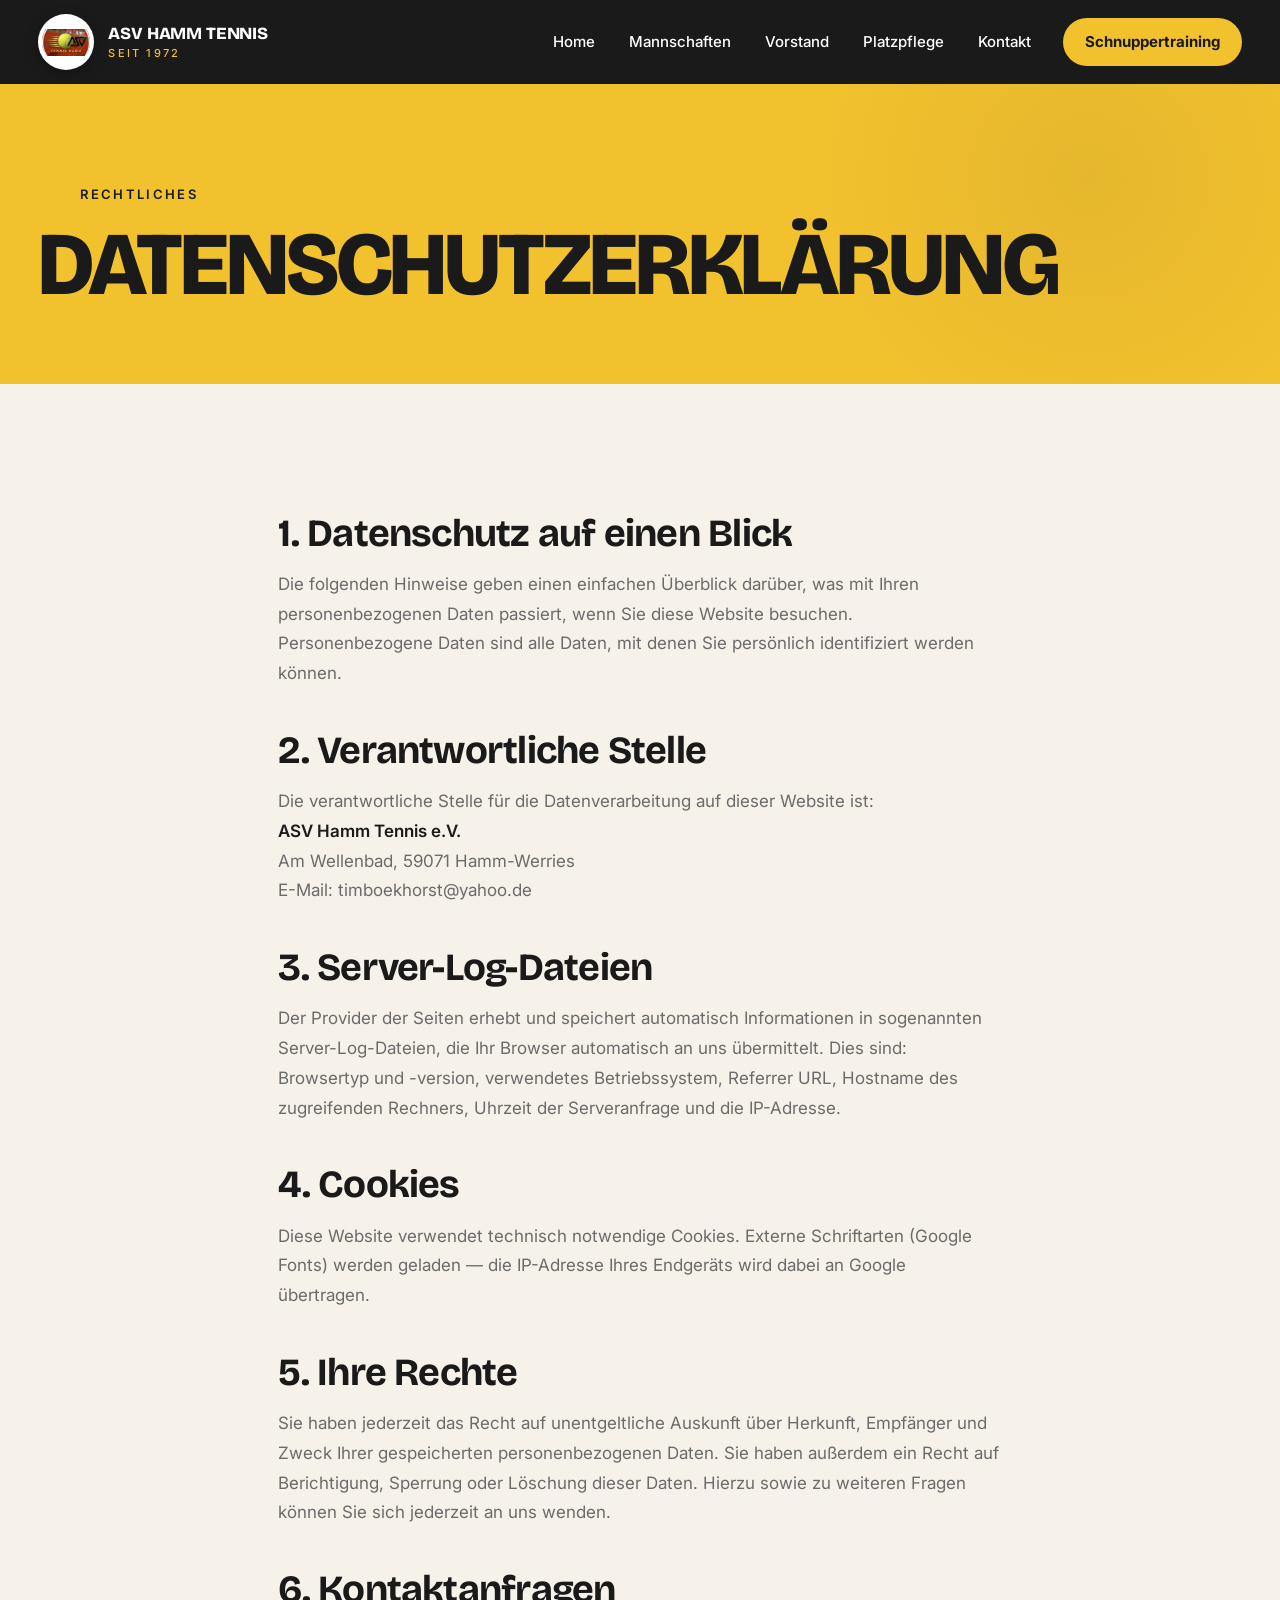
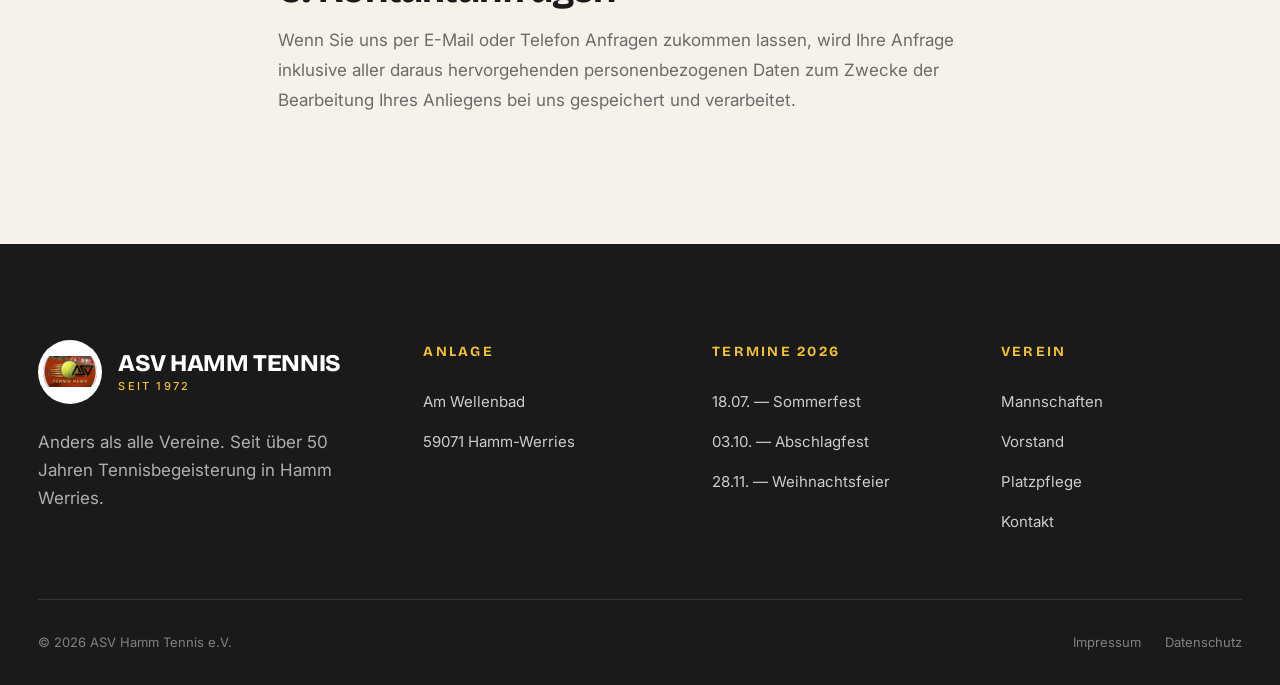
<file: datenschutz.html>
<!DOCTYPE html>
<html lang="de">
<head>
  <meta charset="UTF-8">
  <meta name="viewport" content="width=device-width, initial-scale=1.0">
  <title>Datenschutz — ASV Hamm Tennis</title>
  <link rel="preconnect" href="https://fonts.googleapis.com">
  <link rel="preconnect" href="https://fonts.gstatic.com" crossorigin>
  <link href="https://fonts.googleapis.com/css2?family=Bricolage+Grotesque:opsz,wght@12..96,700;12..96,800&family=Inter:wght@400;500;600;700&display=swap" rel="stylesheet">
  <link rel="stylesheet" href="assets/styles.css?v=3">
</head>
<body>

  <header class="nav">
    <div class="container nav__inner">
      <a href="index.html" class="nav__brand">
        <span class="nav__logo"><img src="Bilder/Logo.avif" alt="ASV Hamm Tennis Logo"></span>
        <span class="nav__brand-text">ASV Hamm Tennis<small>seit 1972</small></span>
      </a>
      <nav class="nav__menu" aria-label="Hauptmenü">
        <a href="index.html" class="nav__link">Home</a>
        <a href="mannschaften.html" class="nav__link">Mannschaften</a>
        <a href="vorstand.html" class="nav__link">Vorstand</a>
        <a href="platzpflege.html" class="nav__link">Platzpflege</a>
        <a href="kontakt.html" class="nav__link">Kontakt</a>
        <a href="kontakt.html#schnupper" class="nav__cta">Schnuppertraining</a>
      </nav>
      <button class="nav__burger" aria-label="Menü öffnen" aria-expanded="false">
        <svg viewBox="0 0 24 24" fill="none" stroke="currentColor" stroke-width="2.4" stroke-linecap="round">
          <line x1="4" y1="7" x2="20" y2="7"/><line x1="4" y1="12" x2="20" y2="12"/><line x1="4" y1="17" x2="20" y2="17"/>
        </svg>
      </button>
    </div>
  </header>

  <section class="page-hero">
    <div class="container">
      <div class="page-hero__inner">
        <span class="eyebrow">Rechtliches</span>
        <h1 class="display-xl page-hero__title">Datenschutzerklärung</h1>
      </div>
    </div>
  </section>

  <section class="section section--cream">
    <div class="container" style="max-width: 800px;">
      <div class="prose">
        <h2 class="display-md" style="margin-bottom: 1rem;">1. Datenschutz auf einen Blick</h2>
        <p>
          Die folgenden Hinweise geben einen einfachen Überblick darüber, was mit Ihren personenbezogenen Daten passiert, wenn Sie diese Website besuchen. Personenbezogene Daten sind alle Daten, mit denen Sie persönlich identifiziert werden können.
        </p>

        <h2 class="display-md" style="margin-top: 2.5rem; margin-bottom: 1rem;">2. Verantwortliche Stelle</h2>
        <p>
          Die verantwortliche Stelle für die Datenverarbeitung auf dieser Website ist:<br>
          <strong>ASV Hamm Tennis e.V.</strong><br>
          Am Wellenbad, 59071 Hamm-Werries<br>
          E-Mail: timboekhorst@yahoo.de
        </p>

        <h2 class="display-md" style="margin-top: 2.5rem; margin-bottom: 1rem;">3. Server-Log-Dateien</h2>
        <p>
          Der Provider der Seiten erhebt und speichert automatisch Informationen in sogenannten Server-Log-Dateien, die Ihr Browser automatisch an uns übermittelt. Dies sind: Browsertyp und -version, verwendetes Betriebssystem, Referrer URL, Hostname des zugreifenden Rechners, Uhrzeit der Serveranfrage und die IP-Adresse.
        </p>

        <h2 class="display-md" style="margin-top: 2.5rem; margin-bottom: 1rem;">4. Cookies</h2>
        <p>
          Diese Website verwendet technisch notwendige Cookies. Externe Schriftarten (Google Fonts) werden geladen — die IP-Adresse Ihres Endgeräts wird dabei an Google übertragen.
        </p>

        <h2 class="display-md" style="margin-top: 2.5rem; margin-bottom: 1rem;">5. Ihre Rechte</h2>
        <p>
          Sie haben jederzeit das Recht auf unentgeltliche Auskunft über Herkunft, Empfänger und Zweck Ihrer gespeicherten personenbezogenen Daten. Sie haben außerdem ein Recht auf Berichtigung, Sperrung oder Löschung dieser Daten. Hierzu sowie zu weiteren Fragen können Sie sich jederzeit an uns wenden.
        </p>

        <h2 class="display-md" style="margin-top: 2.5rem; margin-bottom: 1rem;">6. Kontaktanfragen</h2>
        <p>
          Wenn Sie uns per E-Mail oder Telefon Anfragen zukommen lassen, wird Ihre Anfrage inklusive aller daraus hervorgehenden personenbezogenen Daten zum Zwecke der Bearbeitung Ihres Anliegens bei uns gespeichert und verarbeitet.
        </p>
      </div>
    </div>
  </section>

  <footer class="footer">
    <div class="container">
      <div class="footer__grid">
        <div>
          <div class="footer__brandblock">
            <span class="footer__logo"><img src="Bilder/Logo.avif" alt="ASV Hamm Tennis Logo"></span>
            <div class="footer__brand">ASV Hamm Tennis<small>seit 1972</small></div>
          </div>
          <p class="footer__about">Anders als alle Vereine. Seit über 50 Jahren Tennisbegeisterung in Hamm Werries.</p>
        </div>
        <div>
          <h4 class="footer__heading">Anlage</h4>
          <ul class="footer__list">
            <li><span>Am Wellenbad</span></li>
            <li><span>59071 Hamm-Werries</span></li>
          </ul>
        </div>
        <div>
          <h4 class="footer__heading">Termine 2026</h4>
          <ul class="footer__list">
            <li><span>18.07. — Sommerfest</span></li>
            <li><span>03.10. — Abschlagfest</span></li>
            <li><span>28.11. — Weihnachtsfeier</span></li>
          </ul>
        </div>
        <div>
          <h4 class="footer__heading">Verein</h4>
          <ul class="footer__list">
            <li><a href="mannschaften.html">Mannschaften</a></li>
            <li><a href="vorstand.html">Vorstand</a></li>
            <li><a href="platzpflege.html">Platzpflege</a></li>
            <li><a href="kontakt.html">Kontakt</a></li>
          </ul>
        </div>
      </div>
      <div class="footer__bottom">
        <span>© 2026 ASV Hamm Tennis e.V.</span>
        <div class="footer__bottom-links">
          <a href="impressum.html">Impressum</a>
          <a href="datenschutz.html">Datenschutz</a>
        </div>
      </div>
    </div>
  </footer>

  <script src="assets/script.js?v=3"></script>
</body>
</html>
</file>
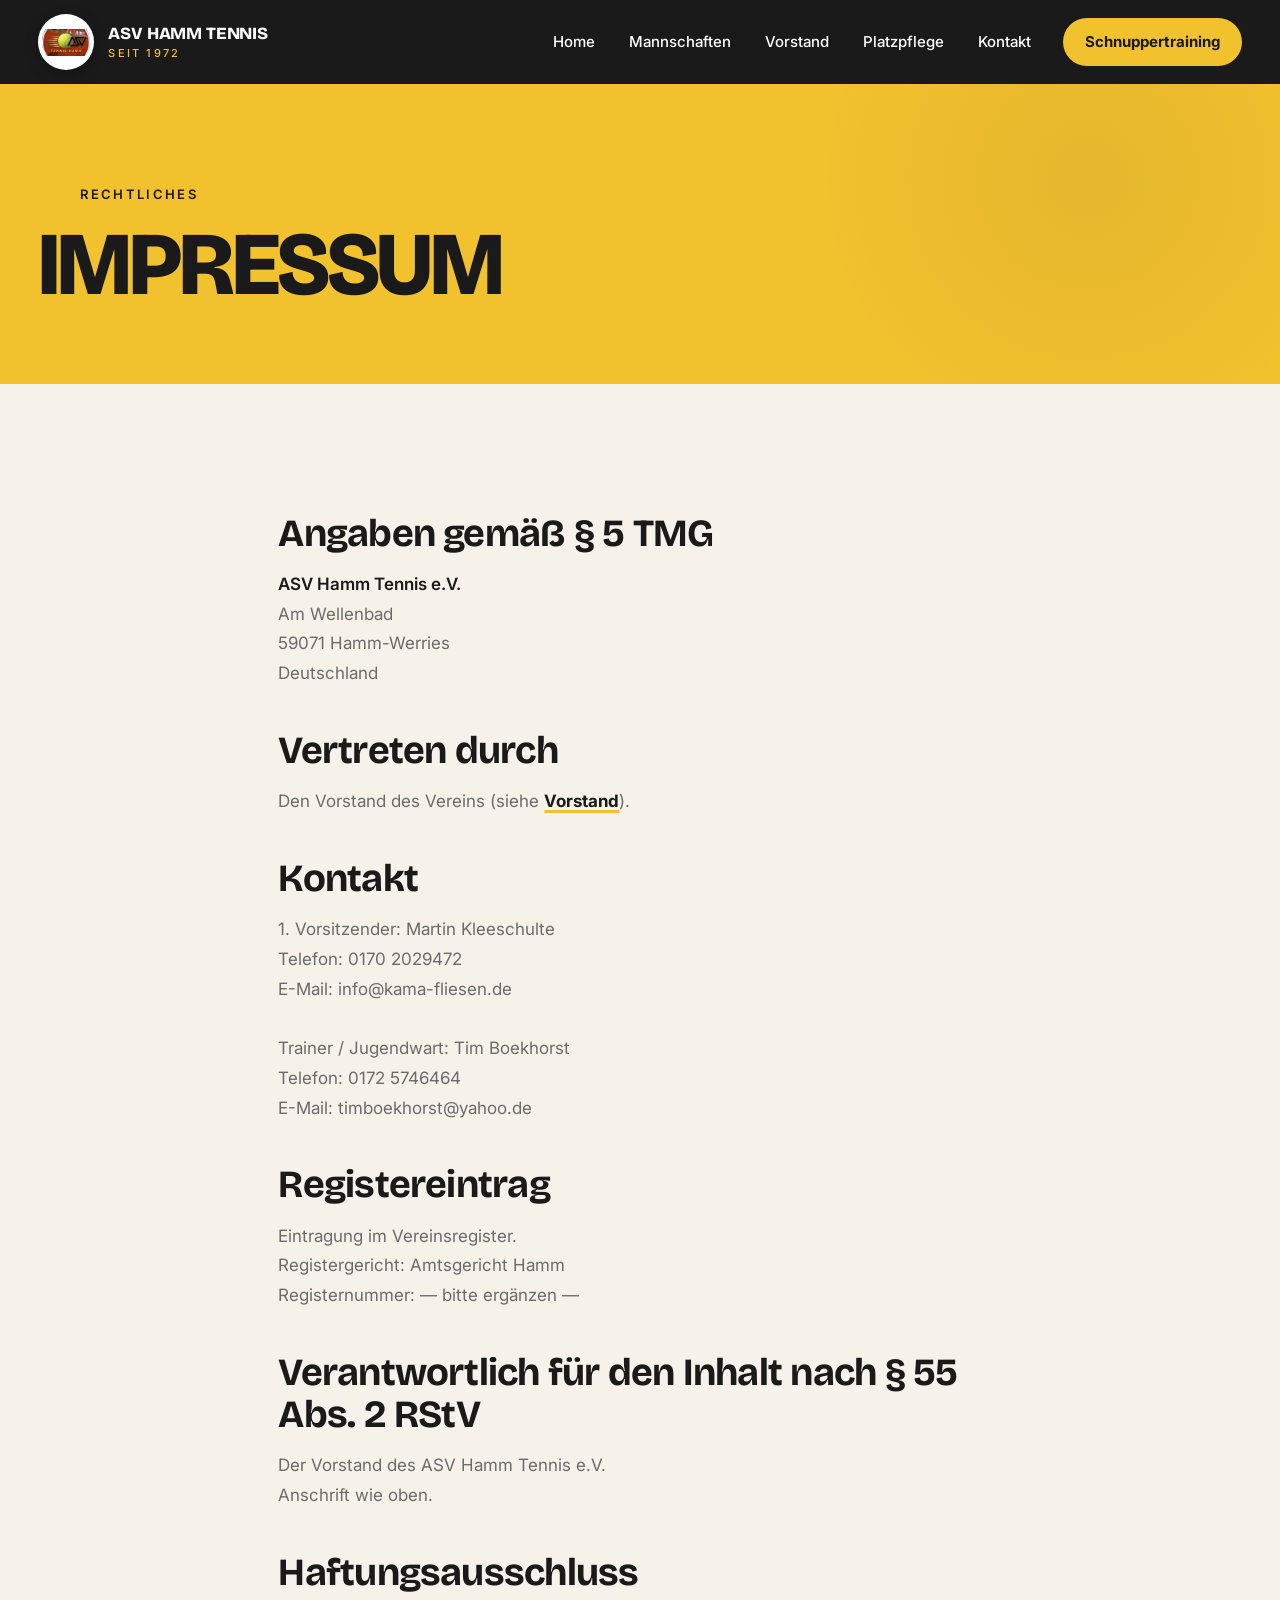
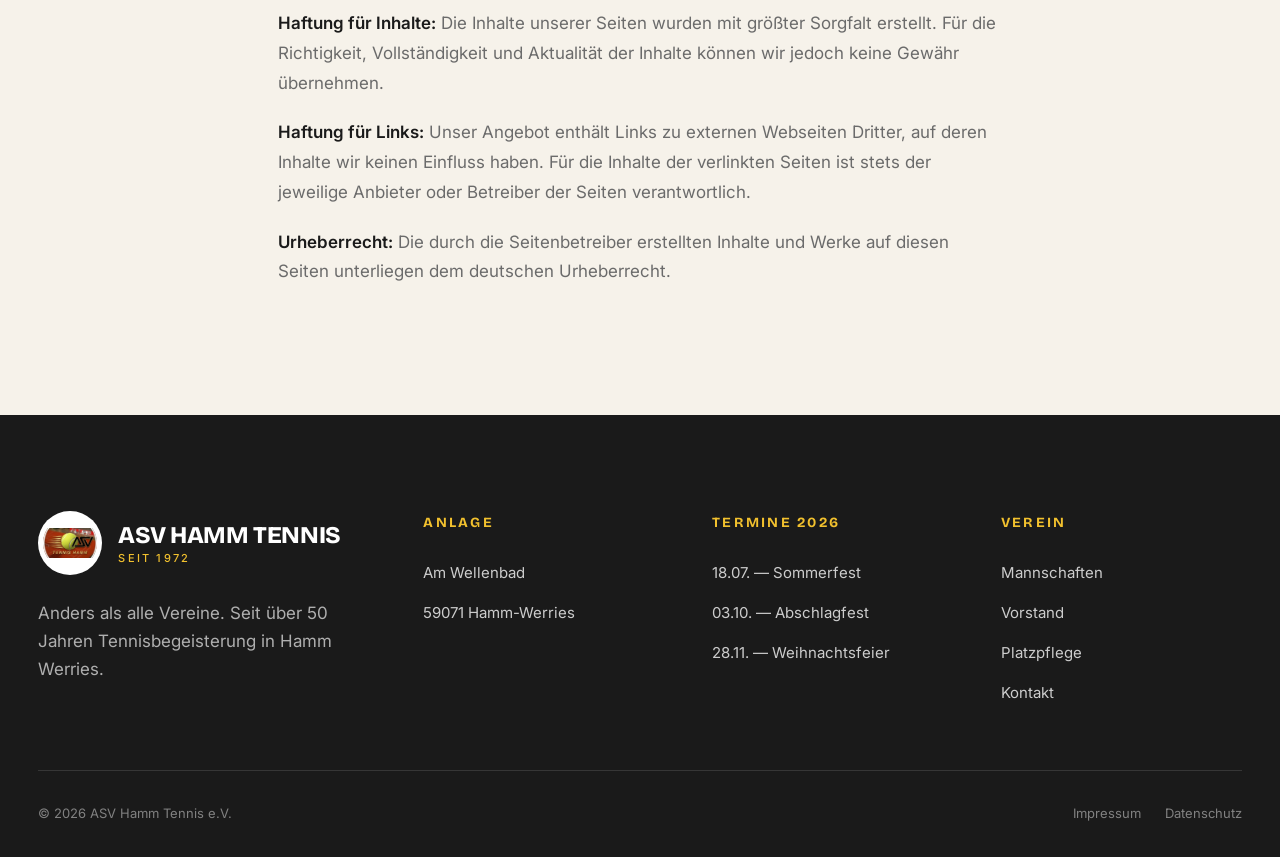
<file: impressum.html>
<!DOCTYPE html>
<html lang="de">
<head>
  <meta charset="UTF-8">
  <meta name="viewport" content="width=device-width, initial-scale=1.0">
  <title>Impressum — ASV Hamm Tennis</title>
  <link rel="preconnect" href="https://fonts.googleapis.com">
  <link rel="preconnect" href="https://fonts.gstatic.com" crossorigin>
  <link href="https://fonts.googleapis.com/css2?family=Bricolage+Grotesque:opsz,wght@12..96,700;12..96,800&family=Inter:wght@400;500;600;700&display=swap" rel="stylesheet">
  <link rel="stylesheet" href="assets/styles.css?v=3">
</head>
<body>

  <header class="nav">
    <div class="container nav__inner">
      <a href="index.html" class="nav__brand">
        <span class="nav__logo"><img src="Bilder/Logo.avif" alt="ASV Hamm Tennis Logo"></span>
        <span class="nav__brand-text">ASV Hamm Tennis<small>seit 1972</small></span>
      </a>
      <nav class="nav__menu" aria-label="Hauptmenü">
        <a href="index.html" class="nav__link">Home</a>
        <a href="mannschaften.html" class="nav__link">Mannschaften</a>
        <a href="vorstand.html" class="nav__link">Vorstand</a>
        <a href="platzpflege.html" class="nav__link">Platzpflege</a>
        <a href="kontakt.html" class="nav__link">Kontakt</a>
        <a href="kontakt.html#schnupper" class="nav__cta">Schnuppertraining</a>
      </nav>
      <button class="nav__burger" aria-label="Menü öffnen" aria-expanded="false">
        <svg viewBox="0 0 24 24" fill="none" stroke="currentColor" stroke-width="2.4" stroke-linecap="round">
          <line x1="4" y1="7" x2="20" y2="7"/><line x1="4" y1="12" x2="20" y2="12"/><line x1="4" y1="17" x2="20" y2="17"/>
        </svg>
      </button>
    </div>
  </header>

  <section class="page-hero">
    <div class="container">
      <div class="page-hero__inner">
        <span class="eyebrow">Rechtliches</span>
        <h1 class="display-xl page-hero__title">Impressum</h1>
      </div>
    </div>
  </section>

  <section class="section section--cream">
    <div class="container" style="max-width: 800px;">
      <div class="prose">
        <h2 class="display-md" style="margin-bottom: 1rem;">Angaben gemäß § 5 TMG</h2>
        <p>
          <strong>ASV Hamm Tennis e.V.</strong><br>
          Am Wellenbad<br>
          59071 Hamm-Werries<br>
          Deutschland
        </p>

        <h2 class="display-md" style="margin-top: 2.5rem; margin-bottom: 1rem;">Vertreten durch</h2>
        <p>Den Vorstand des Vereins (siehe <a href="vorstand.html" style="color: var(--ink); font-weight: 700; text-decoration: underline; text-decoration-color: var(--yellow); text-decoration-thickness: 3px;">Vorstand</a>).</p>

        <h2 class="display-md" style="margin-top: 2.5rem; margin-bottom: 1rem;">Kontakt</h2>
        <p>
          1. Vorsitzender: Martin Kleeschulte<br>
          Telefon: 0170 2029472<br>
          E-Mail: info@kama-fliesen.de<br><br>
          Trainer / Jugendwart: Tim Boekhorst<br>
          Telefon: 0172 5746464<br>
          E-Mail: timboekhorst@yahoo.de
        </p>

        <h2 class="display-md" style="margin-top: 2.5rem; margin-bottom: 1rem;">Registereintrag</h2>
        <p>
          Eintragung im Vereinsregister.<br>
          Registergericht: Amtsgericht Hamm<br>
          Registernummer: — bitte ergänzen —
        </p>

        <h2 class="display-md" style="margin-top: 2.5rem; margin-bottom: 1rem;">Verantwortlich für den Inhalt nach § 55 Abs. 2 RStV</h2>
        <p>
          Der Vorstand des ASV Hamm Tennis e.V.<br>
          Anschrift wie oben.
        </p>

        <h2 class="display-md" style="margin-top: 2.5rem; margin-bottom: 1rem;">Haftungsausschluss</h2>
        <p>
          <strong>Haftung für Inhalte:</strong> Die Inhalte unserer Seiten wurden mit größter Sorgfalt erstellt. Für die Richtigkeit, Vollständigkeit und Aktualität der Inhalte können wir jedoch keine Gewähr übernehmen.
        </p>
        <p>
          <strong>Haftung für Links:</strong> Unser Angebot enthält Links zu externen Webseiten Dritter, auf deren Inhalte wir keinen Einfluss haben. Für die Inhalte der verlinkten Seiten ist stets der jeweilige Anbieter oder Betreiber der Seiten verantwortlich.
        </p>
        <p>
          <strong>Urheberrecht:</strong> Die durch die Seitenbetreiber erstellten Inhalte und Werke auf diesen Seiten unterliegen dem deutschen Urheberrecht.
        </p>
      </div>
    </div>
  </section>

  <footer class="footer">
    <div class="container">
      <div class="footer__grid">
        <div>
          <div class="footer__brandblock">
            <span class="footer__logo"><img src="Bilder/Logo.avif" alt="ASV Hamm Tennis Logo"></span>
            <div class="footer__brand">ASV Hamm Tennis<small>seit 1972</small></div>
          </div>
          <p class="footer__about">Anders als alle Vereine. Seit über 50 Jahren Tennisbegeisterung in Hamm Werries.</p>
        </div>
        <div>
          <h4 class="footer__heading">Anlage</h4>
          <ul class="footer__list">
            <li><span>Am Wellenbad</span></li>
            <li><span>59071 Hamm-Werries</span></li>
          </ul>
        </div>
        <div>
          <h4 class="footer__heading">Termine 2026</h4>
          <ul class="footer__list">
            <li><span>18.07. — Sommerfest</span></li>
            <li><span>03.10. — Abschlagfest</span></li>
            <li><span>28.11. — Weihnachtsfeier</span></li>
          </ul>
        </div>
        <div>
          <h4 class="footer__heading">Verein</h4>
          <ul class="footer__list">
            <li><a href="mannschaften.html">Mannschaften</a></li>
            <li><a href="vorstand.html">Vorstand</a></li>
            <li><a href="platzpflege.html">Platzpflege</a></li>
            <li><a href="kontakt.html">Kontakt</a></li>
          </ul>
        </div>
      </div>
      <div class="footer__bottom">
        <span>© 2026 ASV Hamm Tennis e.V.</span>
        <div class="footer__bottom-links">
          <a href="impressum.html">Impressum</a>
          <a href="datenschutz.html">Datenschutz</a>
        </div>
      </div>
    </div>
  </footer>

  <script src="assets/script.js?v=3"></script>
</body>
</html>
</file>
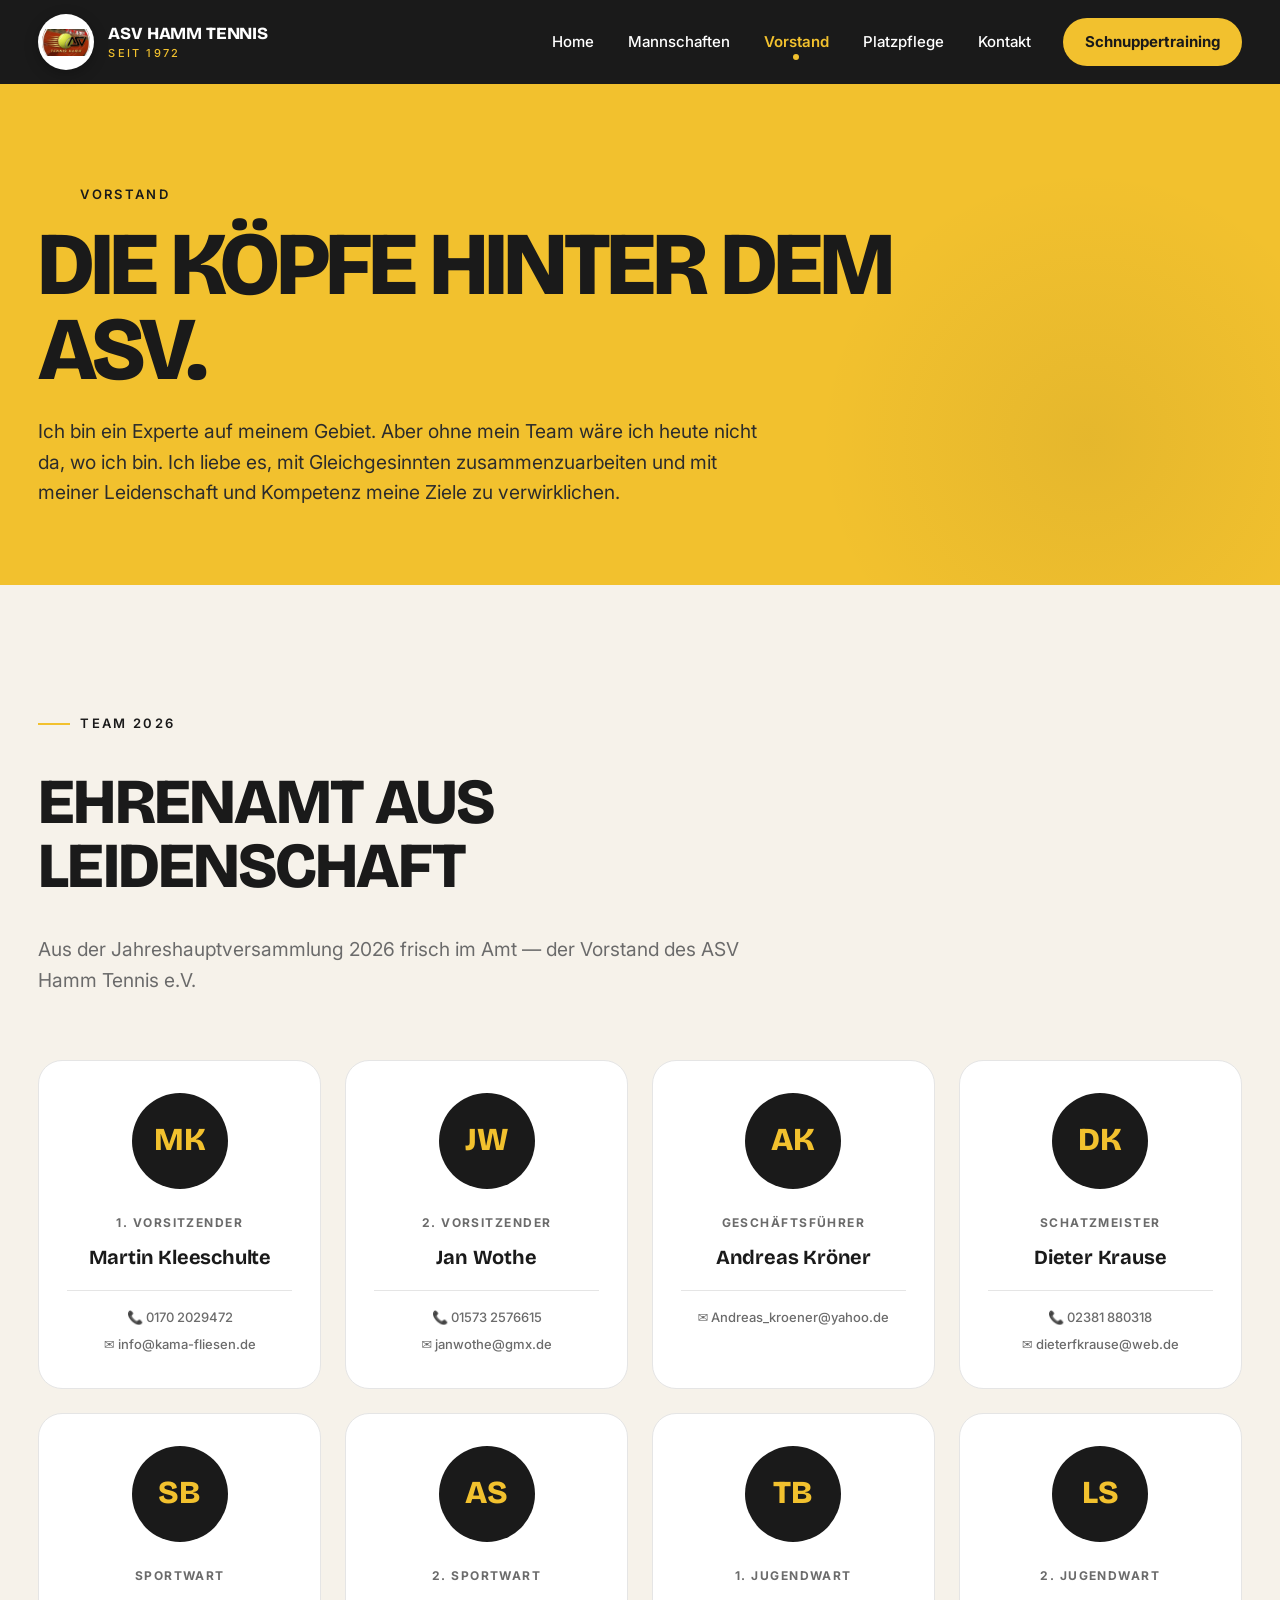
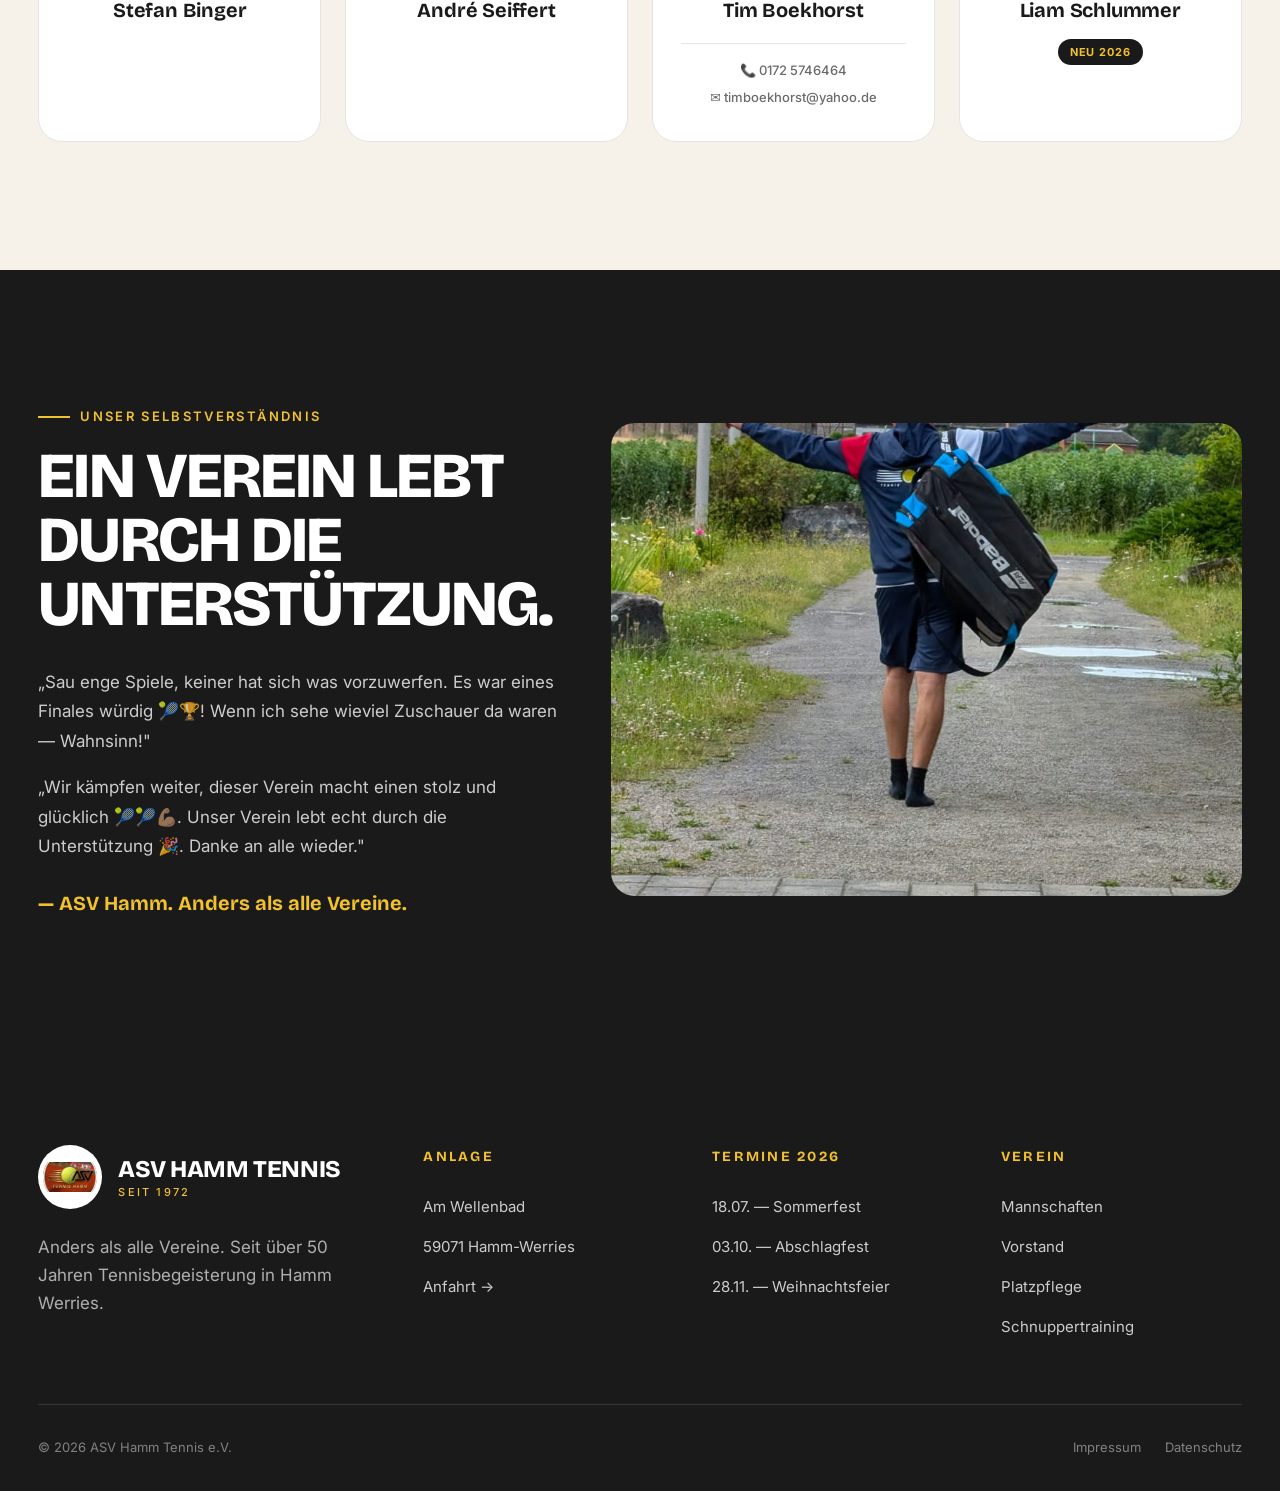
<file: vorstand.html>
<!DOCTYPE html>
<html lang="de">
<head>
  <meta charset="UTF-8">
  <meta name="viewport" content="width=device-width, initial-scale=1.0">
  <title>Vorstand — ASV Hamm Tennis</title>
  <meta name="description" content="Der Vorstand des ASV Hamm Tennis e.V. — Die Köpfe hinter dem Verein.">
  <link rel="preconnect" href="https://fonts.googleapis.com">
  <link rel="preconnect" href="https://fonts.gstatic.com" crossorigin>
  <link href="https://fonts.googleapis.com/css2?family=Bricolage+Grotesque:opsz,wght@12..96,700;12..96,800&family=Inter:wght@400;500;600;700&display=swap" rel="stylesheet">
  <link rel="stylesheet" href="assets/styles.css?v=3">
</head>
<body>

  <header class="nav">
    <div class="container nav__inner">
      <a href="index.html" class="nav__brand">
        <span class="nav__logo"><img src="Bilder/Logo.avif" alt="ASV Hamm Tennis Logo"></span>
        <span class="nav__brand-text">ASV Hamm Tennis<small>seit 1972</small></span>
      </a>
      <nav class="nav__menu" aria-label="Hauptmenü">
        <a href="index.html" class="nav__link">Home</a>
        <a href="mannschaften.html" class="nav__link">Mannschaften</a>
        <a href="vorstand.html" class="nav__link is-active">Vorstand</a>
        <a href="platzpflege.html" class="nav__link">Platzpflege</a>
        <a href="kontakt.html" class="nav__link">Kontakt</a>
        <a href="kontakt.html#schnupper" class="nav__cta">Schnuppertraining</a>
      </nav>
      <button class="nav__burger" aria-label="Menü öffnen" aria-expanded="false">
        <svg viewBox="0 0 24 24" fill="none" stroke="currentColor" stroke-width="2.4" stroke-linecap="round">
          <line x1="4" y1="7" x2="20" y2="7"/><line x1="4" y1="12" x2="20" y2="12"/><line x1="4" y1="17" x2="20" y2="17"/>
        </svg>
      </button>
    </div>
  </header>

  <section class="page-hero">
    <div class="container">
      <div class="page-hero__inner">
        <span class="eyebrow">Vorstand</span>
        <h1 class="display-xl page-hero__title">Die Köpfe hinter dem ASV.</h1>
        <p class="lead page-hero__lead">
          Ich bin ein Experte auf meinem Gebiet. Aber ohne mein Team wäre ich heute nicht da, wo ich bin. Ich liebe es, mit Gleichgesinnten zusammenzuarbeiten und mit meiner Leidenschaft und Kompetenz meine Ziele zu verwirklichen.
        </p>
      </div>
    </div>
  </section>

  <section class="section section--cream">
    <div class="container">
      <div class="section__header reveal">
        <span class="eyebrow">Team 2026</span>
        <h2 class="display-lg" style="margin-top: 1rem;">Ehrenamt aus Leidenschaft</h2>
        <p class="lead" style="margin-top: 1rem;">Aus der Jahreshauptversammlung 2026 frisch im Amt — der Vorstand des ASV Hamm Tennis e.V.</p>
      </div>

      <div class="board">
        <article class="board__card reveal">
          <div class="board__avatar">MK</div>
          <div class="board__role">1. Vorsitzender</div>
          <div class="board__name">Martin Kleeschulte</div>
          <div class="board__links">
            <a href="tel:01702029472">📞 0170 2029472</a>
            <a href="mailto:info@kama-fliesen.de">✉ info@kama-fliesen.de</a>
          </div>
        </article>

        <article class="board__card reveal">
          <div class="board__avatar">JW</div>
          <div class="board__role">2. Vorsitzender</div>
          <div class="board__name">Jan Wothe</div>
          <div class="board__links">
            <a href="tel:015732576615">📞 01573 2576615</a>
            <a href="mailto:janwothe@gmx.de">✉ janwothe@gmx.de</a>
          </div>
        </article>

        <article class="board__card reveal">
          <div class="board__avatar">AK</div>
          <div class="board__role">Geschäftsführer</div>
          <div class="board__name">Andreas Kröner</div>
          <div class="board__links">
            <a href="mailto:Andreas_kroener@yahoo.de">✉ Andreas_kroener@yahoo.de</a>
          </div>
        </article>

        <article class="board__card reveal">
          <div class="board__avatar">DK</div>
          <div class="board__role">Schatzmeister</div>
          <div class="board__name">Dieter Krause</div>
          <div class="board__links">
            <a href="tel:02381880318">📞 02381 880318</a>
            <a href="mailto:dieterfkrause@web.de">✉ dieterfkrause@web.de</a>
          </div>
        </article>

        <article class="board__card reveal">
          <div class="board__avatar">SB</div>
          <div class="board__role">Sportwart</div>
          <div class="board__name">Stefan Binger</div>
        </article>

        <article class="board__card reveal">
          <div class="board__avatar">AS</div>
          <div class="board__role">2. Sportwart</div>
          <div class="board__name">André Seiffert</div>
        </article>

        <article class="board__card reveal">
          <div class="board__avatar">TB</div>
          <div class="board__role">1. Jugendwart</div>
          <div class="board__name">Tim Boekhorst</div>
          <div class="board__links">
            <a href="tel:01725746464">📞 0172 5746464</a>
            <a href="mailto:timboekhorst@yahoo.de">✉ timboekhorst@yahoo.de</a>
          </div>
        </article>

        <article class="board__card reveal">
          <div class="board__avatar">LS</div>
          <div class="board__role">2. Jugendwart</div>
          <div class="board__name">Liam Schlummer</div>
          <span class="board__new">Neu 2026</span>
        </article>
      </div>
    </div>
  </section>

  <section class="section section--ink">
    <div class="container">
      <div style="display: grid; grid-template-columns: 1fr 1.2fr; gap: 3rem; align-items: center;" class="reveal">
        <div>
          <span class="eyebrow" style="color: var(--yellow);">Unser Selbstverständnis</span>
          <h2 class="display-lg" style="margin-top: 1rem; color: var(--white);">Ein Verein lebt durch die Unterstützung.</h2>
          <div style="margin-top: 2rem; color: rgba(255, 255, 255, 0.78); font-size: 1.0625rem; line-height: 1.75;">
            <p>„Sau enge Spiele, keiner hat sich was vorzuwerfen. Es war eines Finales würdig 🎾🏆! Wenn ich sehe wieviel Zuschauer da waren — Wahnsinn!"</p>
            <p style="margin-top: 1rem;">„Wir kämpfen weiter, dieser Verein macht einen stolz und glücklich 🎾🎾💪🏽. Unser Verein lebt echt durch die Unterstützung 🎉. Danke an alle wieder."</p>
            <p style="margin-top: 1.5rem; color: var(--yellow); font-family: var(--font-display); font-weight: 700; font-size: 1.25rem;">— ASV Hamm. Anders als alle Vereine.</p>
          </div>
        </div>
        <div style="aspect-ratio: 4/3; border-radius: var(--radius-lg); overflow: hidden;">
          <img src="Bilder/Pokalspiel in Pelkum-2.avif" alt="Spieler und Unterstützer" style="width:100%;height:100%;object-fit:cover;">
        </div>
      </div>
    </div>
  </section>

  <footer class="footer">
    <div class="container">
      <div class="footer__grid">
        <div>
          <div class="footer__brandblock">
            <span class="footer__logo"><img src="Bilder/Logo.avif" alt="ASV Hamm Tennis Logo"></span>
            <div class="footer__brand">ASV Hamm Tennis<small>seit 1972</small></div>
          </div>
          <p class="footer__about">Anders als alle Vereine. Seit über 50 Jahren Tennisbegeisterung in Hamm Werries.</p>
        </div>
        <div>
          <h4 class="footer__heading">Anlage</h4>
          <ul class="footer__list">
            <li><span>Am Wellenbad</span></li>
            <li><span>59071 Hamm-Werries</span></li>
            <li><a href="kontakt.html">Anfahrt →</a></li>
          </ul>
        </div>
        <div>
          <h4 class="footer__heading">Termine 2026</h4>
          <ul class="footer__list">
            <li><span>18.07. — Sommerfest</span></li>
            <li><span>03.10. — Abschlagfest</span></li>
            <li><span>28.11. — Weihnachtsfeier</span></li>
          </ul>
        </div>
        <div>
          <h4 class="footer__heading">Verein</h4>
          <ul class="footer__list">
            <li><a href="mannschaften.html">Mannschaften</a></li>
            <li><a href="vorstand.html">Vorstand</a></li>
            <li><a href="platzpflege.html">Platzpflege</a></li>
            <li><a href="kontakt.html#schnupper">Schnuppertraining</a></li>
          </ul>
        </div>
      </div>
      <div class="footer__bottom">
        <span>© 2026 ASV Hamm Tennis e.V.</span>
        <div class="footer__bottom-links">
          <a href="impressum.html">Impressum</a>
          <a href="datenschutz.html">Datenschutz</a>
        </div>
      </div>
    </div>
  </footer>

  <script src="assets/script.js?v=3"></script>
</body>
</html>
</file>
<file: assets/styles.css>
/* ============================================
   ASV Hamm Tennis — Global Styles
   Palette: Anthrazit + Goldgelb + Weiß
   ============================================ */

/* Design Tokens */
:root {
  --yellow: #F2C12E;
  --yellow-dark: #D9A912;
  --yellow-light: #FBE395;
  --yellow-soft: #FFF4D2;

  --ink: #1A1A1A;
  --ink-soft: #2C2C2C;
  --ink-mute: #6B6B6B;
  --ink-line: #E5E5E5;

  --white: #FFFFFF;
  --off-white: #FAFAF7;
  --cream: #F6F2EA;

  --font-display: 'Bricolage Grotesque', system-ui, sans-serif;
  --font-body: 'Inter', system-ui, sans-serif;

  --radius-sm: 8px;
  --radius-md: 16px;
  --radius-lg: 24px;
  --radius-xl: 36px;

  --shadow-sm: 0 2px 8px rgba(26, 26, 26, 0.06);
  --shadow-md: 0 12px 28px rgba(26, 26, 26, 0.12);
  --shadow-lg: 0 28px 70px rgba(26, 26, 26, 0.20);

  --container: 1280px;
  --section-py: clamp(4rem, 10vw, 9rem);

  --ease: cubic-bezier(0.22, 1, 0.36, 1);
}

/* Reset */
*, *::before, *::after { box-sizing: border-box; margin: 0; padding: 0; }
html { scroll-behavior: smooth; -webkit-text-size-adjust: 100%; }
body {
  font-family: var(--font-body);
  font-size: 1.0625rem;
  line-height: 1.65;
  color: var(--ink);
  background: var(--off-white);
  -webkit-font-smoothing: antialiased;
  -moz-osx-font-smoothing: grayscale;
  overflow-x: hidden;
}
img, picture, video { max-width: 100%; height: auto; display: block; }
a { color: inherit; text-decoration: none; }
button { font: inherit; cursor: pointer; border: none; background: none; color: inherit; }
ul, ol { list-style: none; }

/* Typography */
.eyebrow {
  font-family: var(--font-body);
  font-size: 0.8125rem;
  font-weight: 600;
  letter-spacing: 0.18em;
  text-transform: uppercase;
  color: var(--ink);
  display: inline-flex;
  align-items: center;
  gap: 0.625rem;
}
.eyebrow::before {
  content: '';
  width: 32px;
  height: 2px;
  background: var(--yellow);
}

.display-xl {
  font-family: var(--font-display);
  font-weight: 800;
  font-size: clamp(2.75rem, 7vw, 6.5rem);
  line-height: 0.95;
  letter-spacing: -0.035em;
  text-transform: uppercase;
}
.display-lg {
  font-family: var(--font-display);
  font-weight: 800;
  font-size: clamp(2.25rem, 5vw, 4.5rem);
  line-height: 1;
  letter-spacing: -0.03em;
  text-transform: uppercase;
}
.display-md {
  font-family: var(--font-display);
  font-weight: 700;
  font-size: clamp(1.75rem, 3vw, 2.75rem);
  line-height: 1.1;
  letter-spacing: -0.02em;
}
.display-sm {
  font-family: var(--font-display);
  font-weight: 700;
  font-size: clamp(1.375rem, 2vw, 1.75rem);
  line-height: 1.2;
  letter-spacing: -0.015em;
}

.lead {
  font-size: clamp(1.0625rem, 1.5vw, 1.25rem);
  line-height: 1.6;
  color: var(--ink-mute);
  max-width: 60ch;
}

.text-yellow { color: var(--yellow); }
.text-ink { color: var(--ink); }
.text-white { color: var(--white); }

/* Layout */
.container {
  width: 100%;
  max-width: var(--container);
  margin-inline: auto;
  padding-inline: clamp(1.25rem, 3vw, 2.5rem);
}
.section { padding-block: var(--section-py); }
.section--off { background: var(--off-white); }
.section--cream { background: var(--cream); }
.section--yellow { background: var(--yellow); color: var(--ink); }
.section--ink { background: var(--ink); color: var(--white); }

/* ============================================
   Navigation (Anthracite Bar)
   ============================================ */
.nav {
  position: fixed;
  top: 0;
  left: 0;
  right: 0;
  z-index: 100;
  background: var(--ink);
  color: var(--white);
  padding: 0.875rem 0;
  transition: padding 0.3s var(--ease), box-shadow 0.3s var(--ease);
}
.nav.is-scrolled {
  box-shadow: 0 8px 32px rgba(0, 0, 0, 0.18);
  padding: 0.625rem 0;
}
.nav__inner {
  display: flex;
  align-items: center;
  justify-content: space-between;
  gap: 2rem;
}
.nav__brand {
  display: flex;
  align-items: center;
  gap: 0.875rem;
  font-family: var(--font-display);
  font-weight: 800;
  font-size: 1.0625rem;
  letter-spacing: -0.01em;
  text-transform: uppercase;
  color: var(--white);
}
.nav__logo {
  width: 56px;
  height: 56px;
  border-radius: 50%;
  background: var(--white);
  display: grid;
  place-items: center;
  padding: 4px;
  box-shadow: 0 4px 14px rgba(0, 0, 0, 0.25);
  flex-shrink: 0;
  transition: transform 0.3s var(--ease);
}
.nav.is-scrolled .nav__logo { width: 48px; height: 48px; }
.nav__logo img { width: 100%; height: 100%; object-fit: contain; border-radius: 50%; }
.nav__brand:hover .nav__logo { transform: scale(1.05); }

.nav__brand-text { display: flex; flex-direction: column; line-height: 1.1; }
.nav__brand-text small {
  font-family: var(--font-body);
  font-weight: 500;
  font-size: 0.6875rem;
  letter-spacing: 0.2em;
  color: var(--yellow);
  margin-top: 4px;
  text-transform: uppercase;
}

.nav__menu {
  display: flex;
  align-items: center;
  gap: 0.125rem;
}
.nav__link {
  position: relative;
  padding: 0.625rem 1rem;
  font-weight: 500;
  font-size: 0.9375rem;
  color: var(--white);
  border-radius: 999px;
  transition: color 0.2s var(--ease), background 0.2s var(--ease);
}
.nav__link:hover { background: rgba(255, 255, 255, 0.08); }
.nav__link.is-active { color: var(--yellow); font-weight: 600; }
.nav__link.is-active::after {
  content: '';
  position: absolute;
  bottom: 4px;
  left: 50%;
  transform: translateX(-50%);
  width: 6px;
  height: 6px;
  border-radius: 50%;
  background: var(--yellow);
}

.nav__cta {
  margin-left: 0.875rem;
  padding: 0.75rem 1.375rem;
  background: var(--yellow);
  color: var(--ink);
  border-radius: 999px;
  font-weight: 700;
  font-size: 0.9375rem;
  transition: background 0.2s var(--ease), transform 0.2s var(--ease);
}
.nav__cta:hover { background: var(--yellow-dark); transform: translateY(-1px); }

.nav__burger {
  display: none;
  width: 46px;
  height: 46px;
  border-radius: 999px;
  background: var(--yellow);
  color: var(--ink);
  align-items: center;
  justify-content: center;
}
.nav__burger svg { width: 22px; height: 22px; }

@media (max-width: 920px) {
  .nav__menu {
    position: fixed;
    inset: 0 0 0 auto;
    width: min(360px, 90%);
    background: var(--ink);
    flex-direction: column;
    align-items: stretch;
    gap: 0;
    padding: 6rem 1.5rem 2rem;
    transform: translateX(105%);
    transition: transform 0.4s var(--ease);
    box-shadow: var(--shadow-lg);
  }
  .nav__menu.is-open { transform: translateX(0); }
  .nav__link { padding: 1rem 1.25rem; font-size: 1.125rem; border-radius: var(--radius-sm); }
  .nav__link.is-active::after { display: none; }
  .nav__cta { margin: 1rem 1.25rem 0; text-align: center; }
  .nav__burger { display: flex; }
}
@media (max-width: 540px) {
  .nav__brand-text { display: none; }
}

/* Page offset for fixed nav */
body { padding-top: 0; }

/* ============================================
   Buttons
   ============================================ */
.btn {
  display: inline-flex;
  align-items: center;
  gap: 0.625rem;
  padding: 1rem 1.75rem;
  border-radius: 999px;
  font-weight: 700;
  font-size: 1rem;
  transition: transform 0.2s var(--ease), background 0.2s var(--ease), color 0.2s var(--ease), box-shadow 0.2s var(--ease);
  white-space: nowrap;
}
.btn--primary {
  background: var(--yellow);
  color: var(--ink);
  box-shadow: 0 10px 24px rgba(242, 193, 46, 0.35);
}
.btn--primary:hover { background: var(--yellow-dark); transform: translateY(-2px); box-shadow: 0 14px 32px rgba(242, 193, 46, 0.45); }

.btn--ink {
  background: var(--ink);
  color: var(--white);
}
.btn--ink:hover { background: #000; transform: translateY(-2px); }

.btn--ghost {
  background: transparent;
  color: var(--ink);
  border: 1.5px solid var(--ink);
}
.btn--ghost:hover { background: var(--ink); color: var(--white); }

.btn--white {
  background: var(--white);
  color: var(--ink);
}
.btn--white:hover { background: var(--yellow); transform: translateY(-2px); }

.btn__arrow {
  display: inline-grid;
  place-items: center;
  width: 24px;
  height: 24px;
  border-radius: 50%;
  background: rgba(26, 26, 26, 0.12);
  transition: transform 0.3s var(--ease), background 0.2s var(--ease);
}
.btn--ink .btn__arrow { background: rgba(255, 255, 255, 0.18); }
.btn:hover .btn__arrow { transform: translateX(4px); }

/* ============================================
   Hero
   ============================================ */
.hero {
  position: relative;
  padding-top: clamp(8rem, 14vw, 11rem);
  padding-bottom: clamp(4rem, 8vw, 7rem);
  overflow: hidden;
  background: var(--off-white);
}
.hero::before {
  content: '';
  position: absolute;
  top: 10%;
  right: -10%;
  width: 55vw;
  height: 55vw;
  max-width: 720px;
  max-height: 720px;
  border-radius: 50%;
  background: radial-gradient(circle at 30% 30%, var(--yellow-light), transparent 65%);
  pointer-events: none;
  z-index: 0;
  opacity: 0.85;
}
.hero::after {
  content: '';
  position: absolute;
  bottom: -20%;
  left: -15%;
  width: 40vw;
  height: 40vw;
  border-radius: 50%;
  background: radial-gradient(circle, rgba(242, 193, 46, 0.18), transparent 65%);
  pointer-events: none;
  z-index: 0;
}

.hero__grid {
  position: relative;
  z-index: 1;
  display: grid;
  grid-template-columns: 1.1fr 1fr;
  gap: clamp(2rem, 4vw, 4rem);
  align-items: center;
}
@media (max-width: 980px) {
  .hero__grid { grid-template-columns: 1fr; }
}
.hero__content > * + * { margin-top: 1.75rem; }
.hero__title { color: var(--ink); }
.hero__title em {
  font-style: normal;
  color: var(--ink);
  display: inline-block;
  position: relative;
}
.hero__title em::after {
  content: '';
  position: absolute;
  left: -0.05em;
  right: -0.05em;
  bottom: 0.05em;
  height: 0.35em;
  background: var(--yellow);
  z-index: -1;
  border-radius: 4px;
}
.hero__lead { max-width: 50ch; }
.hero__actions { display: flex; flex-wrap: wrap; gap: 1rem; }

.hero__media {
  position: relative;
  aspect-ratio: 4 / 5;
  border-radius: var(--radius-xl);
  overflow: hidden;
  background: var(--cream);
  box-shadow: var(--shadow-lg);
}
.hero__media img {
  width: 100%;
  height: 100%;
  object-fit: cover;
  transform: scale(1.04);
  transition: transform 1.2s var(--ease);
}
.hero__media:hover img { transform: scale(1.08); }
.hero__media::before {
  content: '';
  position: absolute;
  inset: 0;
  background: linear-gradient(180deg, transparent 55%, rgba(26, 26, 26, 0.35));
  z-index: 1;
  pointer-events: none;
}

.hero__badge {
  position: absolute;
  bottom: 1.5rem;
  left: 1.5rem;
  z-index: 2;
  background: var(--white);
  border-radius: var(--radius-md);
  padding: 0.875rem 1.25rem;
  display: flex;
  align-items: center;
  gap: 0.875rem;
  box-shadow: var(--shadow-md);
}
.hero__badge-dot {
  width: 11px;
  height: 11px;
  border-radius: 50%;
  background: var(--yellow);
  box-shadow: 0 0 0 4px rgba(242, 193, 46, 0.25);
  animation: pulse 2s infinite;
}
.hero__badge-dot--live {
  background: #1FBA52;
  box-shadow: 0 0 0 4px rgba(31, 186, 82, 0.28);
  animation: pulseLive 2s infinite;
}
@keyframes pulseLive {
  0%, 100% { box-shadow: 0 0 0 4px rgba(31, 186, 82, 0.30); }
  50% { box-shadow: 0 0 0 9px rgba(31, 186, 82, 0.04); }
}
.hero__badge-text { line-height: 1.3; }
.hero__badge-text strong { font-family: var(--font-display); font-weight: 800; font-size: 0.9375rem; }
.hero__badge-text small { display: block; font-size: 0.75rem; color: var(--ink-mute); }

@keyframes pulse {
  0%, 100% { box-shadow: 0 0 0 4px rgba(242, 193, 46, 0.30); }
  50% { box-shadow: 0 0 0 9px rgba(242, 193, 46, 0.04); }
}

.hero__stats {
  display: grid;
  grid-template-columns: repeat(3, 1fr);
  gap: 1.5rem;
  margin-top: 2.5rem;
  padding-top: 2.5rem;
  border-top: 1px solid var(--ink-line);
}
.hero__stat-num {
  font-family: var(--font-display);
  font-size: clamp(2rem, 4vw, 2.75rem);
  font-weight: 800;
  color: var(--ink);
  line-height: 1;
  letter-spacing: -0.02em;
}
.hero__stat-num::after {
  content: '';
  display: inline-block;
  width: 8px;
  height: 8px;
  margin-left: 6px;
  margin-bottom: 6px;
  border-radius: 50%;
  background: var(--yellow);
  vertical-align: middle;
}
.hero__stat-label {
  font-size: 0.8125rem;
  color: var(--ink-mute);
  margin-top: 0.5rem;
  text-transform: uppercase;
  letter-spacing: 0.08em;
}

/* Marquee */
.marquee {
  margin-top: clamp(3rem, 5vw, 5rem);
  padding-block: 1.25rem;
  background: var(--yellow);
  color: var(--ink);
  overflow: hidden;
  border-radius: 999px;
  border: 2px solid var(--ink);
}
.marquee__track {
  display: flex;
  gap: 3rem;
  animation: scroll 300s linear infinite;
  white-space: nowrap;
  padding-inline: 1.5rem;
}
.marquee:hover .marquee__track { animation-play-state: paused; }
.marquee__item {
  display: inline-flex;
  align-items: center;
  gap: 1rem;
  font-family: var(--font-display);
  font-weight: 800;
  font-size: 1.125rem;
  letter-spacing: 0.04em;
  text-transform: uppercase;
}
.marquee__item::after {
  content: '●';
  color: var(--ink);
  margin-left: 3rem;
}
@keyframes scroll { to { transform: translateX(-50%); } }

/* ============================================
   Section Header
   ============================================ */
.section__header {
  display: grid;
  grid-template-columns: 1fr;
  gap: 1.25rem;
  margin-bottom: clamp(2.5rem, 5vw, 4rem);
  max-width: 720px;
}
.section__header.section__header--split {
  grid-template-columns: 1.2fr 1fr;
  align-items: end;
  max-width: 100%;
  gap: 2rem;
}
@media (max-width: 800px) {
  .section__header.section__header--split { grid-template-columns: 1fr; }
}

/* ============================================
   News / Bento Grid
   ============================================ */
.bento {
  display: grid;
  grid-template-columns: repeat(6, 1fr);
  gap: clamp(1rem, 2vw, 1.5rem);
}
.bento__item {
  position: relative;
  border-radius: var(--radius-lg);
  overflow: hidden;
  background: var(--white);
  box-shadow: var(--shadow-sm);
  transition: transform 0.4s var(--ease), box-shadow 0.4s var(--ease);
  display: flex;
  flex-direction: column;
  border: 1px solid var(--ink-line);
}
.bento__item:hover { transform: translateY(-6px); box-shadow: var(--shadow-md); border-color: var(--yellow); }
.bento__item--feature { grid-column: span 4; grid-row: span 2; background: var(--ink); color: var(--white); border-color: var(--ink); }
.bento__item--feature .bento__title, .bento__item--feature .bento__excerpt { color: var(--white); }
.bento__item--feature .bento__excerpt { color: rgba(255, 255, 255, 0.78); }
.bento__item--feature .bento__date { color: var(--yellow); }
.bento__item--small { grid-column: span 2; }
.bento__item--wide { grid-column: span 4; }
.bento__item--med { grid-column: span 3; }
.bento__item--full { grid-column: span 6; }

.bento__media-strip {
  display: grid;
  grid-template-columns: 1fr 1fr 1fr;
  gap: 4px;
  aspect-ratio: 16/6;
  background: var(--ink);
  overflow: hidden;
}
.bento__media-strip > div {
  position: relative;
  overflow: hidden;
}
.bento__media-strip img {
  width: 100%;
  height: 100%;
  object-fit: cover;
  transition: transform 0.8s var(--ease);
}
.bento__item:hover .bento__media-strip img { transform: scale(1.06); }
@media (max-width: 640px) {
  .bento__media-strip { aspect-ratio: 4/5; grid-template-columns: 1fr; }
}

.bento__media {
  position: relative;
  aspect-ratio: 16/10;
  overflow: hidden;
  background: var(--cream);
}
.bento__item--feature .bento__media { aspect-ratio: 4/3; }
.bento__media img {
  width: 100%;
  height: 100%;
  object-fit: cover;
  transition: transform 0.8s var(--ease);
}
.bento__item:hover .bento__media img { transform: scale(1.05); }
.bento__body {
  padding: clamp(1.25rem, 2vw, 2rem);
  display: flex;
  flex-direction: column;
  gap: 0.75rem;
  flex: 1;
}
.bento__date {
  font-family: var(--font-body);
  font-size: 0.75rem;
  font-weight: 700;
  letter-spacing: 0.12em;
  text-transform: uppercase;
  color: var(--ink);
}
.bento__title {
  font-family: var(--font-display);
  font-weight: 700;
  font-size: clamp(1.125rem, 1.6vw, 1.5rem);
  line-height: 1.2;
  letter-spacing: -0.015em;
  color: var(--ink);
}
.bento__item--feature .bento__title { font-size: clamp(1.5rem, 2.2vw, 2.25rem); }
.bento__excerpt { color: var(--ink-mute); font-size: 0.9375rem; }

.bento__item[data-news] { cursor: pointer; }
.bento__more {
  display: inline-flex;
  align-items: center;
  gap: 0.5rem;
  margin-top: auto;
  padding-top: 1rem;
  font-family: var(--font-display);
  font-weight: 700;
  font-size: 0.9375rem;
  letter-spacing: 0.01em;
  color: var(--ink);
  background: none;
  text-align: left;
  align-self: flex-start;
}
.bento__more-arrow {
  display: inline-grid;
  place-items: center;
  width: 28px;
  height: 28px;
  border-radius: 50%;
  background: var(--yellow);
  color: var(--ink);
  font-size: 0.875rem;
  transition: transform 0.3s var(--ease);
}
.bento__item:hover .bento__more-arrow { transform: translateX(4px); }
.bento__item--feature .bento__more { color: var(--yellow); }
.bento__item--feature .bento__more-arrow { background: var(--yellow); color: var(--ink); }

/* ============================================
   News Modal
   ============================================ */
.news-modal {
  position: fixed;
  inset: 0;
  background: rgba(0, 0, 0, 0.78);
  backdrop-filter: blur(6px);
  -webkit-backdrop-filter: blur(6px);
  z-index: 250;
  display: none;
  padding: clamp(1rem, 3vw, 2.5rem);
  overflow-y: auto;
  overscroll-behavior: contain;
}
.news-modal.is-open { display: block; }
.news-modal__panel {
  max-width: 900px;
  margin: 0 auto;
  background: var(--cream);
  border-radius: var(--radius-xl);
  overflow: hidden;
  box-shadow: var(--shadow-lg);
  position: relative;
  animation: modalIn 0.4s var(--ease);
}
@keyframes modalIn {
  from { opacity: 0; transform: translateY(20px) scale(0.98); }
  to { opacity: 1; transform: none; }
}
.news-modal__close {
  position: absolute;
  top: 1.25rem;
  right: 1.25rem;
  width: 48px;
  height: 48px;
  border-radius: 50%;
  background: var(--white);
  color: var(--ink);
  display: grid;
  place-items: center;
  z-index: 3;
  font-size: 1.5rem;
  font-weight: 700;
  box-shadow: var(--shadow-sm);
  transition: background 0.2s var(--ease), transform 0.2s var(--ease);
}
.news-modal__close:hover { background: var(--yellow); transform: rotate(90deg); }

.news-modal__media {
  aspect-ratio: 16/9;
  background: var(--sand-light, #E8DDD0);
  overflow: hidden;
  position: relative;
}
.news-modal__media img {
  width: 100%;
  height: 100%;
  object-fit: cover;
}
.news-modal__media--strip {
  display: grid;
  grid-template-columns: 1fr 1fr 1fr;
  gap: 4px;
  background: var(--ink);
  aspect-ratio: 16/7;
}
.news-modal__media--strip > div { overflow: hidden; position: relative; }
.news-modal__media--strip img { width: 100%; height: 100%; object-fit: cover; }
@media (max-width: 600px) {
  .news-modal__media--strip { grid-template-columns: 1fr; aspect-ratio: 4/5; }
}

.news-modal__body {
  padding: clamp(1.75rem, 4vw, 3rem);
}
.news-modal__date {
  font-size: 0.75rem;
  font-weight: 700;
  letter-spacing: 0.16em;
  text-transform: uppercase;
  color: var(--ink);
  display: inline-flex;
  align-items: center;
  gap: 0.625rem;
  margin-bottom: 1.25rem;
}
.news-modal__date::before {
  content: '';
  width: 32px;
  height: 2px;
  background: var(--yellow);
}
.news-modal__title {
  font-family: var(--font-display);
  font-weight: 800;
  font-size: clamp(1.75rem, 4vw, 2.75rem);
  line-height: 1.1;
  letter-spacing: -0.02em;
  color: var(--ink);
  margin-bottom: 1.5rem;
}
.news-modal__content {
  color: var(--ink-mute);
  font-size: 1.0625rem;
  line-height: 1.75;
}
.news-modal__content p + p,
.news-modal__content ul,
.news-modal__content h3 { margin-top: 1.125rem; }
.news-modal__content strong { color: var(--ink); font-weight: 600; }
.news-modal__content h3 {
  font-family: var(--font-display);
  font-weight: 700;
  font-size: 1.25rem;
  letter-spacing: -0.01em;
  color: var(--ink);
}
.news-modal__content ul {
  display: grid;
  gap: 0.5rem;
}
.news-modal__content ul li {
  padding-left: 1.5rem;
  position: relative;
}
.news-modal__content ul li::before {
  content: '';
  position: absolute;
  left: 0;
  top: 0.7rem;
  width: 12px;
  height: 2px;
  background: var(--yellow);
}

@media (max-width: 900px) {
  .bento { grid-template-columns: repeat(2, 1fr); }
  .bento__item--feature, .bento__item--wide, .bento__item--med { grid-column: span 2; grid-row: auto; }
  .bento__item--small { grid-column: span 1; }
}
@media (max-width: 540px) {
  .bento { grid-template-columns: 1fr; }
  .bento__item, .bento__item--small { grid-column: span 1; }
}

/* ============================================
   Termine / Schedule
   ============================================ */
.schedule {
  display: grid;
  grid-template-columns: repeat(3, 1fr);
  gap: 1.5rem;
}
@media (max-width: 800px) {
  .schedule { grid-template-columns: 1fr; }
}
.schedule__card {
  background: var(--white);
  border-radius: var(--radius-lg);
  padding: clamp(1.5rem, 3vw, 2.5rem);
  position: relative;
  overflow: hidden;
  border: 1.5px solid var(--ink);
  transition: transform 0.3s var(--ease), background 0.3s var(--ease);
}
.schedule__card:hover { transform: translateY(-6px); background: var(--yellow); }
.schedule__card::before {
  content: '';
  position: absolute;
  top: 0;
  left: 0;
  width: 100%;
  height: 8px;
  background: var(--yellow);
  transition: background 0.3s var(--ease);
}
.schedule__card:hover::before { background: var(--ink); }
.schedule__date {
  font-family: var(--font-display);
  font-weight: 800;
  font-size: clamp(2.75rem, 5.5vw, 3.75rem);
  line-height: 0.9;
  color: var(--ink);
  letter-spacing: -0.03em;
  margin-top: 0.5rem;
}
.schedule__month {
  font-family: var(--font-display);
  font-weight: 700;
  font-size: 1rem;
  text-transform: uppercase;
  letter-spacing: 0.1em;
  color: var(--ink-mute);
  margin-top: 0.5rem;
}
.schedule__title {
  font-family: var(--font-display);
  font-weight: 700;
  font-size: 1.5rem;
  margin-top: 1.5rem;
  letter-spacing: -0.01em;
  color: var(--ink);
}
.schedule__time {
  display: inline-flex;
  align-items: center;
  gap: 0.5rem;
  margin-top: 0.75rem;
  padding: 0.375rem 0.875rem;
  background: var(--ink);
  color: var(--white);
  border-radius: 999px;
  font-size: 0.8125rem;
  font-weight: 600;
}
.schedule__card:hover .schedule__time { background: var(--white); color: var(--ink); }

/* ============================================
   CTA Block (Yellow!)
   ============================================ */
.cta {
  position: relative;
  border-radius: var(--radius-xl);
  padding: clamp(3rem, 6vw, 5rem);
  background: var(--yellow);
  color: var(--ink);
  overflow: hidden;
  display: grid;
  grid-template-columns: 1.4fr 1fr;
  gap: 3rem;
  align-items: center;
  border: 2px solid var(--ink);
}
@media (max-width: 800px) { .cta { grid-template-columns: 1fr; } }
.cta::before {
  content: '';
  position: absolute;
  top: -60%;
  right: -10%;
  width: 60%;
  height: 220%;
  background: radial-gradient(circle, rgba(26,26,26,0.06), transparent 60%);
  pointer-events: none;
}
.cta__title {
  color: var(--ink);
  font-family: var(--font-display);
  font-weight: 800;
  font-size: clamp(2rem, 4vw, 3.25rem);
  line-height: 1;
  letter-spacing: -0.025em;
  text-transform: uppercase;
}
.cta__lead { color: var(--ink-soft); margin-top: 1.25rem; max-width: 50ch; }
.cta__visual {
  position: relative;
  aspect-ratio: 1;
  border-radius: var(--radius-lg);
  overflow: hidden;
  border: 2px solid var(--ink);
}
.cta__visual img { width: 100%; height: 100%; object-fit: cover; }
.cta__contact {
  margin-top: 2rem;
  display: grid;
  gap: 0.75rem;
}
.cta__contact-row {
  display: flex;
  align-items: center;
  gap: 0.75rem;
  font-size: 0.9375rem;
  padding: 0.5rem 0;
  border-bottom: 1px solid rgba(26, 26, 26, 0.18);
}
.cta__contact-row:last-child { border-bottom: none; }
.cta__contact-row strong { font-family: var(--font-display); font-weight: 700; }

/* ============================================
   Galerie (horizontaler Scroll-Track)
   ============================================ */
.gallery-wrap {
  position: relative;
}
.gallery {
  display: flex;
  gap: 1rem;
  overflow-x: auto;
  overflow-y: hidden;
  scroll-snap-type: x mandatory;
  scroll-behavior: smooth;
  padding-bottom: 1.5rem;
  -webkit-overflow-scrolling: touch;
  scrollbar-width: thin;
  scrollbar-color: var(--ink) var(--ink-line);
}
.gallery::-webkit-scrollbar { height: 8px; }
.gallery::-webkit-scrollbar-track { background: var(--ink-line); border-radius: 999px; }
.gallery::-webkit-scrollbar-thumb { background: var(--ink); border-radius: 999px; }
.gallery::-webkit-scrollbar-thumb:hover { background: var(--yellow); }

.gallery__item {
  position: relative;
  flex: 0 0 clamp(240px, 28vw, 340px);
  aspect-ratio: 4/5;
  overflow: hidden;
  border-radius: var(--radius-md);
  background: var(--cream);
  cursor: pointer;
  scroll-snap-align: start;
}
.gallery__item--tall {
  flex-basis: clamp(260px, 32vw, 380px);
  aspect-ratio: 3/4;
}

.gallery-nav {
  display: flex;
  justify-content: space-between;
  align-items: center;
  gap: 1rem;
  margin-top: 1rem;
}
.gallery-nav__hint {
  font-size: 0.8125rem;
  color: var(--ink-mute);
  display: inline-flex;
  align-items: center;
  gap: 0.5rem;
  letter-spacing: 0.04em;
}
.gallery-nav__buttons { display: flex; gap: 0.625rem; }
.gallery-nav__btn {
  width: 48px;
  height: 48px;
  border-radius: 50%;
  background: var(--white);
  border: 1.5px solid var(--ink);
  color: var(--ink);
  display: grid;
  place-items: center;
  transition: background 0.2s var(--ease), color 0.2s var(--ease), transform 0.2s var(--ease);
}
.gallery-nav__btn:hover { background: var(--yellow); transform: translateY(-2px); }
.gallery-nav__btn:disabled { opacity: 0.35; cursor: not-allowed; transform: none; background: var(--white); }
.gallery-nav__btn svg { width: 22px; height: 22px; }
.gallery__item img {
  width: 100%;
  height: 100%;
  object-fit: cover;
  transition: transform 0.6s var(--ease);
}
.gallery__item:hover img { transform: scale(1.08); }
.gallery__item::after {
  content: '';
  position: absolute;
  inset: 0;
  background: linear-gradient(180deg, transparent 50%, rgba(26, 26, 26, 0.72));
  opacity: 0;
  transition: opacity 0.3s var(--ease);
}
.gallery__item:hover::after { opacity: 1; }
.gallery__caption {
  position: absolute;
  bottom: 0;
  left: 0;
  right: 0;
  padding: 1rem 1.25rem;
  color: var(--white);
  font-weight: 600;
  font-size: 0.875rem;
  transform: translateY(100%);
  transition: transform 0.4s var(--ease);
  z-index: 2;
}
.gallery__item:hover .gallery__caption { transform: translateY(0); }

/* ============================================
   Why-Tennis Section
   ============================================ */
.why {
  display: grid;
  grid-template-columns: 1fr 1.2fr;
  gap: clamp(2rem, 5vw, 5rem);
  align-items: start;
}
@media (max-width: 900px) { .why { grid-template-columns: 1fr; } }

.why__visual {
  position: sticky;
  top: 7rem;
  aspect-ratio: 4/5;
  border-radius: var(--radius-xl);
  overflow: hidden;
  background: var(--cream);
}
.why__visual img { width: 100%; height: 100%; object-fit: cover; }

.why__list { display: grid; gap: 2.5rem; }
.why__item { display: grid; grid-template-columns: auto 1fr; gap: 1.5rem; align-items: start; }
.why__num {
  width: 54px;
  height: 54px;
  border-radius: 50%;
  background: var(--ink);
  color: var(--yellow);
  display: grid;
  place-items: center;
  font-family: var(--font-display);
  font-weight: 800;
  font-size: 1.125rem;
}
.why__item h3 {
  font-family: var(--font-display);
  font-weight: 700;
  font-size: clamp(1.25rem, 2vw, 1.625rem);
  letter-spacing: -0.015em;
  margin-bottom: 0.5rem;
  color: var(--ink);
}
.why__item p { color: var(--ink-mute); }

/* ============================================
   Mannschaften / Teams
   ============================================ */
.teams {
  display: grid;
  grid-template-columns: repeat(auto-fit, minmax(300px, 1fr));
  gap: 1.5rem;
}
.team-card {
  position: relative;
  border-radius: var(--radius-lg);
  overflow: hidden;
  background: var(--white);
  box-shadow: var(--shadow-sm);
  transition: transform 0.3s var(--ease), box-shadow 0.3s var(--ease);
  border: 1px solid var(--ink-line);
}
.team-card:hover { transform: translateY(-6px); box-shadow: var(--shadow-md); border-color: var(--yellow); }
.team-card__media {
  position: relative;
  aspect-ratio: 16/10;
  overflow: hidden;
}
.team-card__media img { width: 100%; height: 100%; object-fit: cover; transition: transform 0.6s var(--ease); }
.team-card:hover .team-card__media img { transform: scale(1.05); }
.team-card__badge {
  position: absolute;
  top: 1rem;
  left: 1rem;
  padding: 0.4rem 0.875rem;
  background: var(--yellow);
  color: var(--ink);
  border-radius: 999px;
  font-size: 0.75rem;
  font-weight: 700;
  letter-spacing: 0.06em;
  text-transform: uppercase;
}
.team-card__body { padding: 1.5rem 1.75rem 2rem; }
.team-card__title {
  font-family: var(--font-display);
  font-weight: 700;
  font-size: 1.5rem;
  letter-spacing: -0.015em;
  margin-bottom: 0.5rem;
  color: var(--ink);
}
.team-card__meta { color: var(--ink-mute); font-size: 0.875rem; }
.team-card__stats {
  display: flex;
  gap: 1rem;
  margin-top: 1.25rem;
  padding-top: 1.25rem;
  border-top: 1px solid var(--ink-line);
}
.team-card__stat strong {
  display: block;
  font-family: var(--font-display);
  font-weight: 800;
  font-size: 1.5rem;
  color: var(--ink);
  letter-spacing: -0.02em;
}
.team-card__stat span {
  font-size: 0.75rem;
  color: var(--ink-mute);
  text-transform: uppercase;
  letter-spacing: 0.06em;
}

/* ============================================
   Vorstand
   ============================================ */
.board {
  display: grid;
  grid-template-columns: repeat(auto-fit, minmax(240px, 1fr));
  gap: 1.5rem;
}
.board__card {
  background: var(--white);
  border-radius: var(--radius-lg);
  padding: 2rem 1.75rem;
  text-align: center;
  border: 1.5px solid var(--ink-line);
  transition: transform 0.3s var(--ease), border-color 0.3s var(--ease), background 0.3s var(--ease);
}
.board__card:hover { transform: translateY(-6px); border-color: var(--ink); background: var(--yellow); }
.board__avatar {
  width: 96px;
  height: 96px;
  border-radius: 50%;
  background: var(--ink);
  color: var(--yellow);
  margin: 0 auto 1.5rem;
  display: grid;
  place-items: center;
  font-family: var(--font-display);
  font-weight: 800;
  font-size: 2rem;
  transition: background 0.3s var(--ease), color 0.3s var(--ease);
}
.board__card:hover .board__avatar { background: var(--ink); color: var(--yellow); }
.board__role {
  font-size: 0.75rem;
  font-weight: 700;
  letter-spacing: 0.12em;
  text-transform: uppercase;
  color: var(--ink-mute);
  margin-bottom: 0.5rem;
}
.board__name {
  font-family: var(--font-display);
  font-weight: 700;
  font-size: 1.25rem;
  letter-spacing: -0.01em;
  color: var(--ink);
}
.board__new {
  display: inline-block;
  margin-top: 0.75rem;
  padding: 0.25rem 0.75rem;
  background: var(--ink);
  color: var(--yellow);
  border-radius: 999px;
  font-size: 0.6875rem;
  font-weight: 700;
  letter-spacing: 0.08em;
  text-transform: uppercase;
}
.board__links {
  margin-top: 1rem;
  padding-top: 1rem;
  border-top: 1px solid var(--ink-line);
  display: grid;
  gap: 0.4rem;
}
.board__card:hover .board__links { border-top-color: rgba(26, 26, 26, 0.25); }
.board__links a {
  color: var(--ink-mute);
  font-size: 0.8125rem;
  font-weight: 500;
  transition: color 0.2s var(--ease);
  word-break: break-word;
}
.board__links a:hover { color: var(--ink); }
.board__card:hover .board__links a { color: var(--ink); }

/* ============================================
   Kontakt
   ============================================ */
.contact-grid {
  display: grid;
  grid-template-columns: 1fr 1.2fr;
  gap: 3rem;
}
@media (max-width: 900px) { .contact-grid { grid-template-columns: 1fr; } }

.info-card {
  background: var(--white);
  border-radius: var(--radius-lg);
  padding: 2rem;
  border: 1px solid var(--ink-line);
}
.info-card + .info-card { margin-top: 1.25rem; }
.info-card__icon {
  width: 48px;
  height: 48px;
  border-radius: 12px;
  background: var(--yellow);
  color: var(--ink);
  display: grid;
  place-items: center;
  margin-bottom: 1rem;
}
.info-card__icon svg { width: 22px; height: 22px; }
.info-card h3 {
  font-family: var(--font-display);
  font-weight: 700;
  font-size: 1.25rem;
  margin-bottom: 0.5rem;
  letter-spacing: -0.01em;
  color: var(--ink);
}
.info-card p { color: var(--ink-mute); }
.info-card a { color: var(--ink); font-weight: 700; text-decoration: underline; text-decoration-color: var(--yellow); text-decoration-thickness: 3px; text-underline-offset: 3px; }

.map-frame {
  height: 100%;
  min-height: 500px;
  border-radius: var(--radius-lg);
  overflow: hidden;
  background: var(--cream);
  border: 1.5px solid var(--ink);
}
.map-frame iframe { width: 100%; height: 100%; border: 0; display: block; filter: contrast(0.95); }

/* ============================================
   Prose / Article text
   ============================================ */
.prose {
  max-width: 70ch;
}
.prose p + p { margin-top: 1.25rem; }
.prose p { color: var(--ink-mute); font-size: 1.0625rem; line-height: 1.75; }
.prose strong { color: var(--ink); font-weight: 600; }
.prose a { color: var(--ink); font-weight: 700; text-decoration: underline; text-decoration-color: var(--yellow); text-decoration-thickness: 3px; text-underline-offset: 3px; }

/* ============================================
   Footer (Anthracite)
   ============================================ */
.footer {
  background: var(--ink);
  color: var(--white);
  padding-top: clamp(4rem, 8vw, 6rem);
  padding-bottom: 2rem;
}
.footer__grid {
  display: grid;
  grid-template-columns: 1.4fr 1fr 1fr 1fr;
  gap: 3rem;
  padding-bottom: 4rem;
  border-bottom: 1px solid rgba(255, 255, 255, 0.12);
}
@media (max-width: 880px) { .footer__grid { grid-template-columns: 1fr 1fr; gap: 2rem; } }
@media (max-width: 540px) { .footer__grid { grid-template-columns: 1fr; } }

.footer__brandblock { display: flex; align-items: center; gap: 1rem; margin-bottom: 1.5rem; }
.footer__logo {
  width: 64px;
  height: 64px;
  border-radius: 50%;
  background: var(--white);
  display: grid;
  place-items: center;
  padding: 5px;
  flex-shrink: 0;
}
.footer__logo img { width: 100%; height: 100%; object-fit: contain; border-radius: 50%; }
.footer__brand {
  font-family: var(--font-display);
  font-weight: 800;
  font-size: 1.5rem;
  text-transform: uppercase;
  letter-spacing: -0.015em;
  line-height: 1;
}
.footer__brand small {
  display: block;
  font-family: var(--font-body);
  font-weight: 500;
  font-size: 0.6875rem;
  letter-spacing: 0.2em;
  color: var(--yellow);
  margin-top: 6px;
  text-transform: uppercase;
}
.footer__about { color: rgba(255, 255, 255, 0.65); max-width: 36ch; }

.footer__heading {
  font-family: var(--font-display);
  font-weight: 700;
  font-size: 0.875rem;
  letter-spacing: 0.16em;
  text-transform: uppercase;
  margin-bottom: 1.5rem;
  color: var(--yellow);
}
.footer__list { display: grid; gap: 0.75rem; }
.footer__list a, .footer__list span {
  color: rgba(255, 255, 255, 0.78);
  font-size: 0.9375rem;
  transition: color 0.2s var(--ease);
}
.footer__list a:hover { color: var(--yellow); }

.footer__bottom {
  display: flex;
  justify-content: space-between;
  align-items: center;
  flex-wrap: wrap;
  gap: 1rem;
  padding-top: 2rem;
  font-size: 0.8125rem;
  color: rgba(255, 255, 255, 0.45);
}
.footer__bottom-links { display: flex; gap: 1.5rem; }
.footer__bottom-links a:hover { color: var(--yellow); }

/* ============================================
   Page Hero (subpages)
   ============================================ */
.page-hero {
  padding-top: clamp(8rem, 14vw, 11rem);
  padding-bottom: clamp(3rem, 6vw, 5rem);
  background: var(--yellow);
  position: relative;
  overflow: hidden;
}
.page-hero::before {
  content: '';
  position: absolute;
  bottom: -30%;
  right: -10%;
  width: 50vw;
  height: 50vw;
  max-width: 700px;
  max-height: 700px;
  border-radius: 50%;
  background: radial-gradient(circle, rgba(26, 26, 26, 0.06), transparent 60%);
}
.page-hero__inner { position: relative; z-index: 1; max-width: 880px; }
.page-hero__title { color: var(--ink); margin-top: 1rem; }
.page-hero__lead { margin-top: 1.5rem; color: var(--ink-soft); }

/* ============================================
   Match Reports
   ============================================ */
.report {
  display: grid;
  grid-template-columns: 1fr 1.4fr;
  gap: 3rem;
  align-items: start;
  padding: clamp(2rem, 4vw, 3rem) 0;
  border-top: 1px solid var(--ink-line);
}
.report:first-child { border-top: none; padding-top: 0; }
@media (max-width: 800px) { .report { grid-template-columns: 1fr; } }
.report__media {
  aspect-ratio: 4/3;
  border-radius: var(--radius-lg);
  overflow: hidden;
  background: var(--cream);
}
.report__media img { width: 100%; height: 100%; object-fit: cover; }
.report__date {
  font-size: 0.8125rem;
  font-weight: 700;
  letter-spacing: 0.12em;
  text-transform: uppercase;
  color: var(--ink);
  margin-bottom: 0.75rem;
  display: inline-flex;
  align-items: center;
  gap: 0.5rem;
}
.report__date::before {
  content: '';
  width: 28px;
  height: 2px;
  background: var(--yellow);
}
.report__title {
  font-family: var(--font-display);
  font-weight: 700;
  font-size: clamp(1.5rem, 2.5vw, 2rem);
  line-height: 1.15;
  letter-spacing: -0.02em;
  margin-bottom: 1rem;
  color: var(--ink);
}
.report__body { color: var(--ink-mute); }
.report__body p + p { margin-top: 1rem; }

/* ============================================
   Reveal Animation
   ============================================ */
.reveal {
  opacity: 0;
  transform: translateY(24px);
  transition: opacity 0.8s var(--ease), transform 0.8s var(--ease);
}
.reveal.is-visible { opacity: 1; transform: none; }
@media (prefers-reduced-motion: reduce) {
  .reveal { opacity: 1; transform: none; }
  *, *::before, *::after { animation-duration: 0.01ms !important; transition-duration: 0.01ms !important; }
}

/* ============================================
   Teamlist (Gemeldete Mannschaften)
   ============================================ */
.teamlist {
  display: grid;
  grid-template-columns: repeat(auto-fill, minmax(180px, 1fr));
  gap: 0.875rem;
}
.teamlist__item {
  background: var(--white);
  border: 1.5px solid var(--ink);
  border-radius: var(--radius-md);
  padding: 1.25rem 1.5rem;
  display: flex;
  align-items: center;
  gap: 0.875rem;
  transition: background 0.2s var(--ease), transform 0.2s var(--ease);
}
.teamlist__item:hover { background: var(--yellow); transform: translateY(-3px); }
.teamlist__icon {
  width: 36px;
  height: 36px;
  border-radius: 50%;
  background: var(--yellow);
  display: grid;
  place-items: center;
  font-family: var(--font-display);
  font-weight: 800;
  font-size: 0.6875rem;
  color: var(--ink);
  letter-spacing: 0.02em;
  flex-shrink: 0;
  transition: background 0.2s var(--ease);
}
.teamlist__item:hover .teamlist__icon { background: var(--ink); color: var(--yellow); }
.teamlist__label {
  font-family: var(--font-display);
  font-weight: 700;
  font-size: 1rem;
  letter-spacing: -0.005em;
  color: var(--ink);
}

/* ============================================
   Trainer Feature Card
   ============================================ */
.trainer {
  display: grid;
  grid-template-columns: 1fr 1.2fr;
  gap: clamp(2rem, 5vw, 4rem);
  background: var(--ink);
  border-radius: var(--radius-xl);
  overflow: hidden;
  align-items: stretch;
}
@media (max-width: 880px) { .trainer { grid-template-columns: 1fr; } }
.trainer__media {
  aspect-ratio: 4/5;
  background: var(--cream);
  overflow: hidden;
}
@media (max-width: 880px) { .trainer__media { aspect-ratio: 16/10; } }
.trainer__media img { width: 100%; height: 100%; object-fit: cover; }
.trainer__body {
  padding: clamp(2rem, 4vw, 3.5rem);
  display: flex;
  flex-direction: column;
  justify-content: center;
  color: var(--white);
}
.trainer__role {
  font-size: 0.75rem;
  font-weight: 700;
  letter-spacing: 0.18em;
  text-transform: uppercase;
  color: var(--yellow);
  display: inline-flex;
  align-items: center;
  gap: 0.625rem;
  margin-bottom: 1.25rem;
}
.trainer__role::before { content: ''; width: 32px; height: 2px; background: var(--yellow); }
.trainer__name {
  font-family: var(--font-display);
  font-weight: 800;
  font-size: clamp(2.5rem, 5vw, 4rem);
  line-height: 1;
  letter-spacing: -0.03em;
  text-transform: uppercase;
  margin-bottom: 1.5rem;
}
.trainer__name em { font-style: normal; color: var(--yellow); }
.trainer__intro {
  color: rgba(255, 255, 255, 0.82);
  font-size: 1.0625rem;
  line-height: 1.7;
}
.trainer__intro p + p { margin-top: 1rem; }
.trainer__leagues {
  margin-top: 1.75rem;
  display: flex;
  flex-wrap: wrap;
  gap: 0.625rem;
}
.trainer__league {
  background: rgba(255, 255, 255, 0.10);
  border: 1px solid rgba(255, 255, 255, 0.18);
  color: var(--white);
  padding: 0.4rem 0.875rem;
  border-radius: 999px;
  font-size: 0.8125rem;
  font-weight: 600;
}
.trainer__contact {
  margin-top: 2rem;
  display: flex;
  flex-wrap: wrap;
  gap: 1rem;
}

/* ============================================
   Captains Table
   ============================================ */
.captains {
  width: 100%;
  border-collapse: collapse;
  background: var(--white);
  border-radius: var(--radius-lg);
  overflow: hidden;
  box-shadow: var(--shadow-sm);
  border: 1px solid var(--ink-line);
}
.captains th, .captains td {
  padding: 1.125rem 1.5rem;
  text-align: left;
  border-bottom: 1px solid var(--ink-line);
  font-size: 0.9375rem;
  vertical-align: middle;
}
.captains tr:last-child td { border-bottom: none; }
.captains thead th {
  background: var(--ink);
  color: var(--yellow);
  font-family: var(--font-display);
  font-size: 0.75rem;
  font-weight: 700;
  letter-spacing: 0.14em;
  text-transform: uppercase;
}
.captains tbody tr { transition: background 0.2s var(--ease); }
.captains tbody tr:hover { background: var(--yellow-soft); }
.captains__team {
  font-family: var(--font-display);
  font-weight: 700;
  font-size: 1rem;
  letter-spacing: -0.01em;
  color: var(--ink);
}
.captains__name { font-weight: 600; color: var(--ink); }
.captains__contact { display: flex; flex-direction: column; gap: 0.25rem; }
.captains__contact a {
  color: var(--ink-mute);
  font-size: 0.875rem;
  transition: color 0.2s var(--ease);
}
.captains__contact a:hover { color: var(--ink); text-decoration: underline; text-decoration-color: var(--yellow); text-decoration-thickness: 2px; }
.captains__empty { color: var(--ink-mute); font-style: italic; font-size: 0.875rem; }

@media (max-width: 720px) {
  .captains thead { display: none; }
  .captains, .captains tbody, .captains tr, .captains td { display: block; width: 100%; }
  .captains tr {
    margin-bottom: 1rem;
    border: 1px solid var(--ink-line);
    border-radius: var(--radius-md);
    padding: 1rem;
  }
  .captains td { padding: 0.5rem 0; border-bottom: none; }
  .captains td::before {
    content: attr(data-label) ' ';
    font-size: 0.6875rem;
    font-weight: 700;
    letter-spacing: 0.12em;
    text-transform: uppercase;
    color: var(--ink-mute);
    display: block;
    margin-bottom: 0.25rem;
  }
}

/* ============================================
   Lightbox
   ============================================ */
.lightbox {
  position: fixed;
  inset: 0;
  background: rgba(0, 0, 0, 0.94);
  z-index: 200;
  display: none;
  align-items: center;
  justify-content: center;
  padding: 2rem;
  cursor: zoom-out;
}
.lightbox.is-open { display: flex; }
.lightbox img {
  max-width: 100%;
  max-height: 90vh;
  border-radius: var(--radius-md);
  box-shadow: var(--shadow-lg);
}
.lightbox__close {
  position: absolute;
  top: 1.5rem;
  right: 1.5rem;
  width: 48px;
  height: 48px;
  background: var(--yellow);
  color: var(--ink);
  border-radius: 50%;
  display: grid;
  place-items: center;
  font-size: 1.5rem;
  font-weight: 700;
}
</file>
